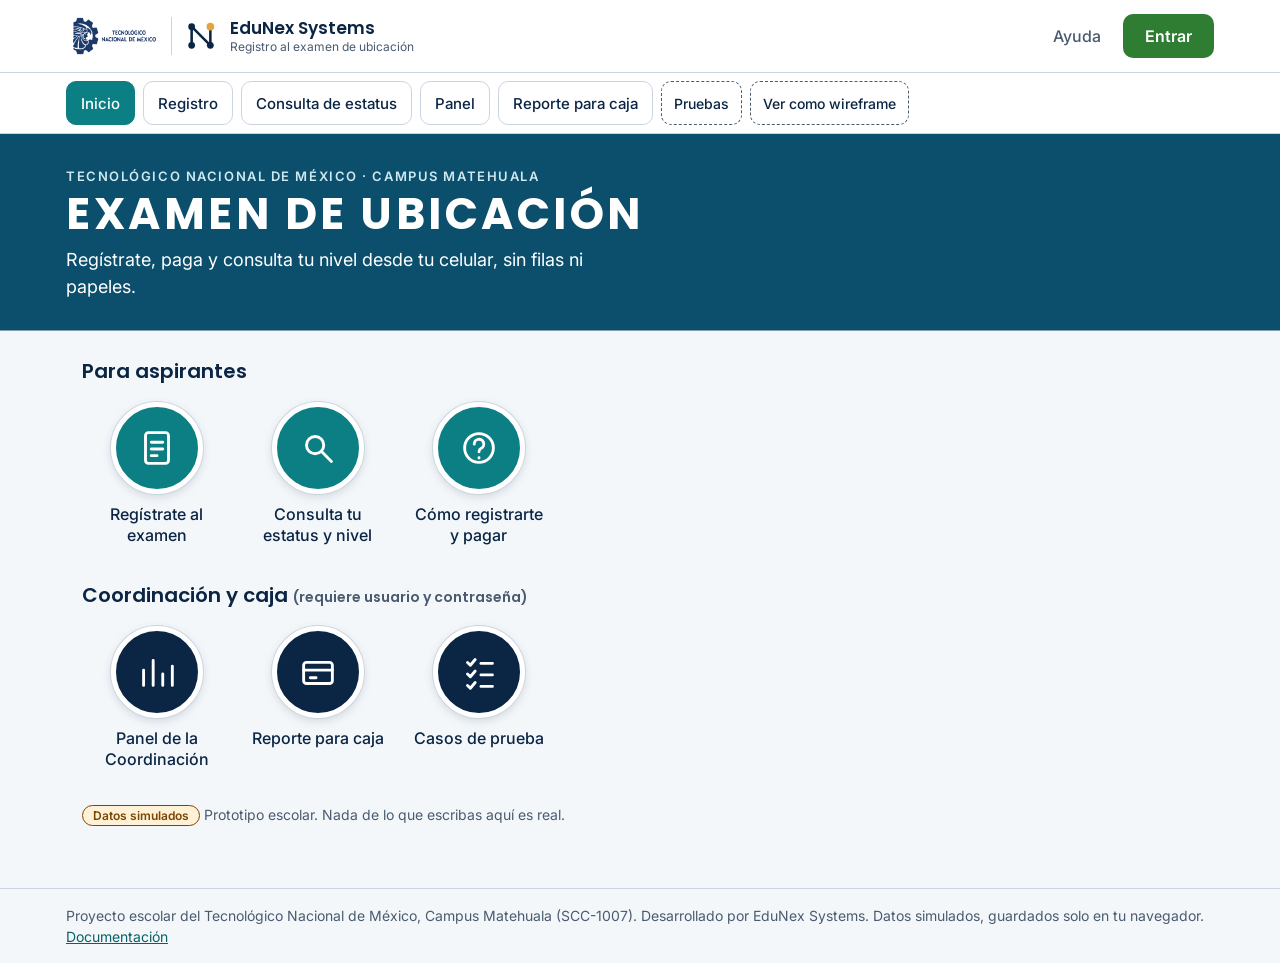
<file: index.html>
<!doctype html>
<html lang="es">
<head>
<meta charset="utf-8">
<meta name="viewport" content="width=device-width, initial-scale=1">
<title>EduNex Systems · Prototipo E4</title>
<meta name="description" content="Prototipo funcional con datos simulados del registro automatizado al examen de ubicación. Proyecto escolar SCC-1007.">
<link rel="stylesheet" href="https://fonts.googleapis.com/css2?family=Poppins:wght@500;600;700&family=Inter:wght@400;500;600&display=swap">
<link rel="stylesheet" href="styles.css">
</head>
<body>
<header class="top">
 <div class="wrap bar">
  <button class="brandbtn" data-go="inicio" aria-label="Ir al inicio">
   <img id="escudo" src="assets/escudo-tec-matehuala.png" alt="Escudo del Tecnológico Nacional de México, Campus Matehuala" height="44">
   <span id="escudoTxt" class="escudo-txt" hidden>TecNM<br>Campus Matehuala</span>
   <span class="vsep" aria-hidden="true"></span>
   <svg class="logo" viewBox="0 0 40 40" aria-hidden="true"><path d="M9 31V9l22 22V9" fill="none" stroke="var(--ink)" stroke-width="3" stroke-linejoin="round"/><circle cx="9" cy="31" r="4" fill="var(--ink)"/><circle cx="9" cy="9" r="4" fill="var(--ink)"/><circle cx="31" cy="31" r="4" fill="var(--ink)"/><circle cx="31" cy="9" r="4.5" fill="#E8A33D"/></svg>
   <span class="bname">EduNex Systems<small>Registro al examen de ubicación</small></span>
  </button>
  <div class="hdr-r"><button class="lnk" data-go="ayuda">Ayuda</button><button class="entrar" id="sesion">Entrar</button></div>
 </div>
 <div class="tabs"><div class="wrap"><nav aria-label="Pantallas">
  <button data-go="inicio">Inicio</button><button data-go="registro">Registro</button><button data-go="consulta">Consulta de estatus</button><button data-go="panel">Panel</button><button data-go="caja">Reporte para caja</button>
  <a class="tgl" href="tests.html">Pruebas</a><button class="tgl" id="wireBtn" aria-pressed="false">Ver como wireframe</button>
 </nav></div></div>
</header>

<main class="wrap">

<section data-view="inicio">
 <div class="hero"><div><p class="kick">Tecnológico Nacional de México · Campus Matehuala</p><h1 class="herot">Examen de ubicación</h1><p class="heros">Regístrate, paga y consulta tu nivel desde tu celular, sin filas ni papeles.</p></div></div>
 <div class="wrap">
  <h2 class="gh">Para aspirantes</h2>
  <ul class="tiles"><li><button class="tile t-asp" data-go="registro"><span class="disc"><svg viewBox="0 0 48 48" aria-hidden="true" fill="none" stroke="#fff" stroke-width="3" stroke-linecap="round" stroke-linejoin="round"><rect x="12" y="8" width="24" height="32" rx="3"/><path d="M18 18h12M18 25h12M18 32h6"/></svg></span><span class="tl">Regístrate al examen</span></button></li><li><button class="tile t-asp" data-go="consulta"><span class="disc"><svg viewBox="0 0 48 48" aria-hidden="true" fill="none" stroke="#fff" stroke-width="3" stroke-linecap="round" stroke-linejoin="round"><circle cx="21" cy="21" r="9"/><path d="M28 28l10 10"/></svg></span><span class="tl">Consulta tu estatus y nivel</span></button></li><li><button class="tile t-asp" data-go="ayuda"><span class="disc"><svg viewBox="0 0 48 48" aria-hidden="true" fill="none" stroke="#fff" stroke-width="3" stroke-linecap="round" stroke-linejoin="round"><circle cx="24" cy="24" r="15"/><path d="M19 20a5 5 0 1 1 7 4.5c-1.5.8-2 1.8-2 3.5M24 34v.5"/></svg></span><span class="tl">Cómo registrarte y pagar</span></button></li></ul>
  <h2 class="gh">Coordinación y caja <span class="note">(requiere usuario y contraseña)</span></h2>
  <ul class="tiles"><li><button class="tile t-sta" data-go="panel"><span class="disc"><svg viewBox="0 0 48 48" aria-hidden="true" fill="none" stroke="#fff" stroke-width="3" stroke-linecap="round" stroke-linejoin="round"><path d="M10 38V22M20 38V12M30 38V26M40 38V18"/></svg></span><span class="tl">Panel de la Coordinación</span></button></li><li><button class="tile t-sta" data-go="caja"><span class="disc"><svg viewBox="0 0 48 48" aria-hidden="true" fill="none" stroke="#fff" stroke-width="3" stroke-linecap="round" stroke-linejoin="round"><rect x="9" y="14" width="30" height="22" rx="3"/><path d="M9 22h30M16 30h6"/></svg></span><span class="tl">Reporte para caja</span></button></li><li><button class="tile t-sta" data-href="tests.html"><span class="disc"><svg viewBox="0 0 48 48" aria-hidden="true" fill="none" stroke="#fff" stroke-width="3" stroke-linecap="round" stroke-linejoin="round"><path d="M12 14l3 3 5-6M12 26l3 3 5-6M12 38l3 3 5-6M26 15h12M26 27h12M26 39h12"/></svg></span><span class="tl">Casos de prueba</span></button></li></ul>
  <p class="note" style="margin-top:22px"><span class="sample">Datos simulados</span> Prototipo escolar. Nada de lo que escribas aquí es real.</p>
 </div>
</section>

<section data-view="ayuda" hidden>
 <div class="login" style="max-width:640px">
  <h1>Ayuda</h1>
  <div class="card" style="margin-top:14px"><h3>¿Cómo me registro?</h3><p class="note">Entra a «Regístrate al examen», llena 4 datos (número de control, nombre, carrera y grupo) y guarda tu referencia de pago y tu código de consulta.</p></div>
  <div class="card" style="margin-top:12px"><h3>¿Cómo pago?</h3><p class="note">Paga $500 en banco o en caja con tu referencia, dentro de la ventana de pago. No necesitas entregar comprobante. El pago es solo para el examen de este semestre, no es transferible y no hay fecha extraordinaria.</p></div>
  <div class="card" style="margin-top:12px"><h3>¿Cómo veo mi estatus y mi nivel?</h3><p class="note">En «Consulta tu estatus» escribe tu número de control y tu código de consulta. Solo verás tu estatus y tu nivel.</p></div>
  <div class="card" style="margin-top:12px"><h3>Perdí mi código</h3><p class="note">Acude a la Coordinación de Lenguas Extranjeras con tu número de control.</p></div>
  <button class="btn" data-go="registro" type="button">Ir al registro</button>
 </div>
</section>

<section data-view="registro" hidden>
 <div class="phone">
  <div class="head">EduNex · Examen de ubicación <span class="sample">Datos simulados</span></div>
  <div id="regForm">
   <div class="steps" aria-hidden="true"><i class="on"></i><i></i><i></i></div>
   <h1>Regístrate al examen de ubicación</h1>
   <div class="card" id="instr" style="margin-top:12px">
    <h3>Cómo registrarte y pagar</h3>
    <ol style="margin:8px 0 0;padding-left:20px;font-size:15px">
     <li>Llena los 4 datos de abajo.</li>
     <li>Anota tu referencia de pago y tu código de consulta.</li>
     <li>Paga $500 en banco o en caja con esa referencia.</li>
     <li>Consulta tu estatus cuando quieras, sin ir a la oficina.</li>
    </ol>
    <div class="kv" style="margin-top:10px"><span>Registro hasta</span><b id="i-cierre"></b></div>
    <div class="kv" style="margin-top:6px"><span>Pago</span><b id="i-pago"></b></div>
    <div class="kv" style="margin-top:6px"><span>Examen</span><b id="i-exam"></b></div>
    <p class="hint" style="margin-top:10px"><b>Importante:</b> el pago es solo para el examen de este semestre, no es transferible y no hay fecha extraordinaria.</p>
   </div>
   <div class="err" id="e-general" role="alert"></div>
   <form id="f" novalidate>
    <div class="field"><label for="control">Número de control</label><input id="control" inputmode="numeric" autocomplete="off" placeholder="Ej. 26249001"><div class="err" id="e-control" role="alert"></div></div>
    <div class="field"><label for="nombre">Nombre completo</label><input id="nombre" autocomplete="name" placeholder="Nombre y apellidos"><div class="err" id="e-nombre" role="alert"></div></div>
    <div class="field"><label for="carrera">Carrera</label><select id="carrera"></select><div class="err" id="e-carrera" role="alert"></div></div>
    <div class="field"><label for="grupo">Grupo</label><select id="grupo"></select><div class="err" id="e-grupo" role="alert"></div></div>
    <div class="checkrow" id="asistidoRow" hidden><input type="checkbox" id="asistido"><label for="asistido">Registro asistido en la oficina (solo Coordinación)</label></div>
    <button class="btn" type="submit">Registrarme</button>
   </form>
  </div>
  <div id="regOk" hidden>
   <div class="steps" aria-hidden="true"><i class="on"></i><i class="on"></i><i></i></div>
   <h1>Listo, quedaste registrado</h1>
   <p class="note">Paga $500 con esta referencia dentro de la ventana de pago. No necesitas entregar comprobante: el pago se cruza solo.</p>
   <div class="ref card">
    <div class="kv"><span>Referencia de pago</span><b id="o-ref"></b></div>
    <div class="kv"><span>Concepto</span><b id="o-con"></b></div>
    <div class="kv"><span>Monto</span><b>$500.00</b></div>
    <div class="kv"><span>Ventana de pago</span><b id="o-win"></b></div>
   </div>
   <div style="margin-top:14px"><b>Tu código de consulta</b><div class="big" id="o-code"></div><p class="hint">Guárdalo. Con tu número de control y este código ves tu estatus y tu nivel sin ir a la oficina.</p></div>
   <button class="btn" id="copyCode" type="button">Copiar código</button>
   <button class="btn alt" id="toConsulta" type="button">Consultar mi estatus</button>
   <button class="btn alt" id="otro" type="button">Registrar a otra persona</button>
  </div>
 </div>
</section>

<section data-view="consulta" hidden>
 <div class="phone">
  <div class="head">EduNex · Consulta de estatus <span class="sample">Datos simulados</span></div>
  <h1>Consulta tu estatus</h1>
  <p class="note">Escribe tu número de control y el código que te dimos al registrarte.</p>
  <form id="q" novalidate>
   <div class="field"><label for="qc">Número de control</label><input id="qc" inputmode="numeric" autocomplete="off"></div>
   <div class="field"><label for="qk">Código de consulta</label><input id="qk" autocomplete="off" autocapitalize="characters" maxlength="4"></div>
   <div class="err" id="e-q" role="alert"></div>
   <button class="btn" type="submit">Ver mi estatus</button>
  </form>
  <div id="qres" class="card" style="margin-top:16px" hidden></div>
  <div class="demo" id="demoQ"></div>
 </div>
</section>

<section data-view="acceso" hidden>
 <div class="login">
  <h1>Acceso de Coordinación y caja</h1>
  <p class="note" id="accesoMsg">Esta parte requiere usuario y contraseña.</p>
  <form id="lg" novalidate>
   <div class="field"><label for="lu">Usuario</label><input id="lu" autocomplete="username" autocapitalize="none"></div>
   <div class="field"><label for="lp">Contraseña</label><input id="lp" type="password" autocomplete="current-password"></div>
   <div class="err" id="e-lg" role="alert"></div>
   <button class="btn" type="submit">Entrar</button>
  </form>
  <div class="demo"><b>Para probar el prototipo:</b><br>Coordinación: usuario <code>coordinador</code>, contraseña <code>edunex2026</code>.<br>Caja: usuario <code>caja</code>, contraseña <code>caja2026</code>.<br>Son claves de demostración. El sistema real usaría la cuenta institucional del Tec.</div>
 </div>
</section>

<section data-view="panel" hidden>
 <div class="sec-h"><div><h1>Panel del Coordinador</h1><p class="note">Convocatoria enero–junio 2027. <span class="sample">Datos simulados</span> Hoy (simulado): <b id="hoyTxt"></b></p></div></div>
 <div class="grid4" id="kpis"></div>
 <div class="bar-lvl" id="nivelesTxt"></div>
 <div class="cols" style="margin-top:14px">
  <div class="stack">
   <div class="sec-h"><h2>Aspirantes</h2><span class="note" id="cuenta"></span></div>
   <div class="tools">
    <div class="field"><label for="buscar">Buscar por número de control o nombre</label><input id="buscar" placeholder="Ej. 2624010"></div>
    <div class="field"><label for="fEst">Estatus</label><select id="fEst"><option value="">Todos</option><option>Registrado</option><option>Pagado</option><option>Nivel disponible</option></select></div>
    <div class="field"><label for="fCar">Carrera</label><select id="fCar"></select></div>
    <div class="field"><label for="fGru">Grupo</label><select id="fGru"></select></div>
   </div>
   <div class="tw"><table><thead><tr><th>Control</th><th>Nombre</th><th>Carrera</th><th>Grupo</th><th>Estatus</th><th>Nivel</th></tr></thead><tbody id="tb"></tbody></table></div>
   <div class="row"><button class="btn sm alt" id="exPag" type="button">Descargar lista del examen (pagados)</button><button class="btn sm alt" id="exNiv" type="button">Descargar lista por nivel</button></div>
   <div class="card"><h3>Bandeja de avisos (simulada)</h3><p class="note">Lo que el sistema enviaría. Los avisos a aspirantes se muestran en pantalla; los recordatorios se mandan a la Coordinación por Teams.</p><ul class="list" id="avisos"></ul></div>
  </div>
  <div class="stack">
   <div class="card"><h3>1. Fechas de la convocatoria</h3><p class="note">Se capturan una sola vez y alimentan validaciones, avisos y listas.</p>
    <div class="two"><div class="field"><label for="d1">Cierre de registro</label><input id="d1" type="date"></div><div class="field"><label for="d2">Pago, del</label><input id="d2" type="date"></div><div class="field"><label for="d3">Pago, al</label><input id="d3" type="date"></div><div class="field"><label for="d4">Examen</label><input id="d4" type="date"></div></div>
    <div class="field"><label for="d0">Hoy (simulado, para probar cierres)</label><input id="d0" type="date"></div>
    <button class="btn sm" id="saveD" type="button" style="margin-top:12px">Guardar fechas</button><div id="dMsg" class="msg" role="status"></div></div>
   <div class="card"><h3>2. Convocatoria para compartir</h3><p class="note">Texto listo para Facebook, avisos o Teams.</p>
    <textarea id="convTxt" rows="5" readonly style="width:100%;font:15px var(--fb);padding:10px;border:1.5px solid var(--muted);border-radius:10px;background:var(--surface);color:var(--ink)" aria-label="Texto de la convocatoria"></textarea>
    <button class="btn sm" id="copyConv" type="button" style="margin-top:10px">Copiar texto</button></div>
   <div class="card"><h3>3. Cruce de pagos</h3><p class="note">Carga el reporte que entrega caja (CSV con referencia, monto y fecha).</p>
    <div class="field"><label for="filePay">Archivo de pagos</label><input id="filePay" type="file" accept=".csv,text/csv"></div>
    <div class="row" style="margin-top:10px"><button class="btn sm" id="loadPay" type="button">Cruzar archivo</button><button class="btn sm alt" id="ejPay" type="button">Usar reporte de ejemplo</button></div><div id="payMsg" class="msg" role="status"></div></div>
   <div class="card"><h3>4. Excepciones</h3><div id="exc" class="stack" style="margin-top:8px"></div></div>
   <div class="card"><h3>5. Resultado del examen</h3><p class="note">Carga el archivo de la plataforma externa (CSV con control y nivel). Revisas el resumen y confirmas.</p>
    <div class="field"><label for="fileRes">Archivo de resultados</label><input id="fileRes" type="file" accept=".csv,text/csv"></div>
    <div class="row" style="margin-top:10px"><button class="btn sm" id="prevRes" type="button">Revisar archivo</button><button class="btn sm alt" id="ejRes" type="button">Usar resultado de ejemplo</button></div>
    <div id="resMsg" class="msg" role="status"></div><button class="btn sm" id="pubRes" type="button" style="margin-top:10px" hidden>Confirmar y publicar niveles</button></div>
   <div class="card"><h3>6. Recordatorio de pago</h3><p class="note" id="remNote"></p>
    <div class="row" style="margin-top:10px"><button class="btn sm" id="remind" type="button">Enviar lista a la Coordinación (simulado)</button><button class="btn sm alt" id="exRem" type="button">Descargar lista</button></div><div id="remMsg" class="msg" role="status"></div></div>
   <div class="card"><h3>7. Datos de prueba</h3><p class="note">Todo se guarda solo en este navegador.</p>
    <div class="row" style="margin-top:10px"><button class="btn sm alt" id="seed60" type="button">Reiniciar con 60 aspirantes</button><button class="btn sm alt" id="seed600" type="button">Reiniciar con 600 aspirantes</button><button class="btn sm alt" id="seed0" type="button">Dejar vacío</button></div>
    <div class="row" style="margin-top:10px"><button class="btn sm alt" id="perf" type="button">Medir tiempos (RNF-07)</button></div><div id="perfMsg" class="msg" role="status"></div></div>
  </div>
 </div>
</section>

<section data-view="caja" hidden>
 <div class="sec-h"><div><h1>Reporte para caja</h1><p class="note">Registrados con su estatus de pago. Coincide con la base del panel. <span class="sample">Datos simulados</span></p></div>
  <button class="btn sm alt" id="exp" type="button">Descargar hoja de cálculo (CSV)</button></div>
 <div class="grid4" id="kpis2"></div>
 <div class="tw"><table><thead><tr><th>Referencia</th><th>Concepto</th><th>Control</th><th>Nombre</th><th>Monto</th><th>Estatus de pago</th></tr></thead><tbody id="tc"></tbody></table></div>
</section>
</main>
<footer class="foot"><div class="wrap">Proyecto escolar del Tecnológico Nacional de México, Campus Matehuala (SCC-1007). Desarrollado por EduNex Systems. Datos simulados, guardados solo en tu navegador. <a href="README.md" id="repoLink">Documentación</a></div></footer>
<div class="toast" id="toast" role="status"></div>
<script src="core.js"></script>
<script src="app.js"></script>
</body>
</html>
</file>
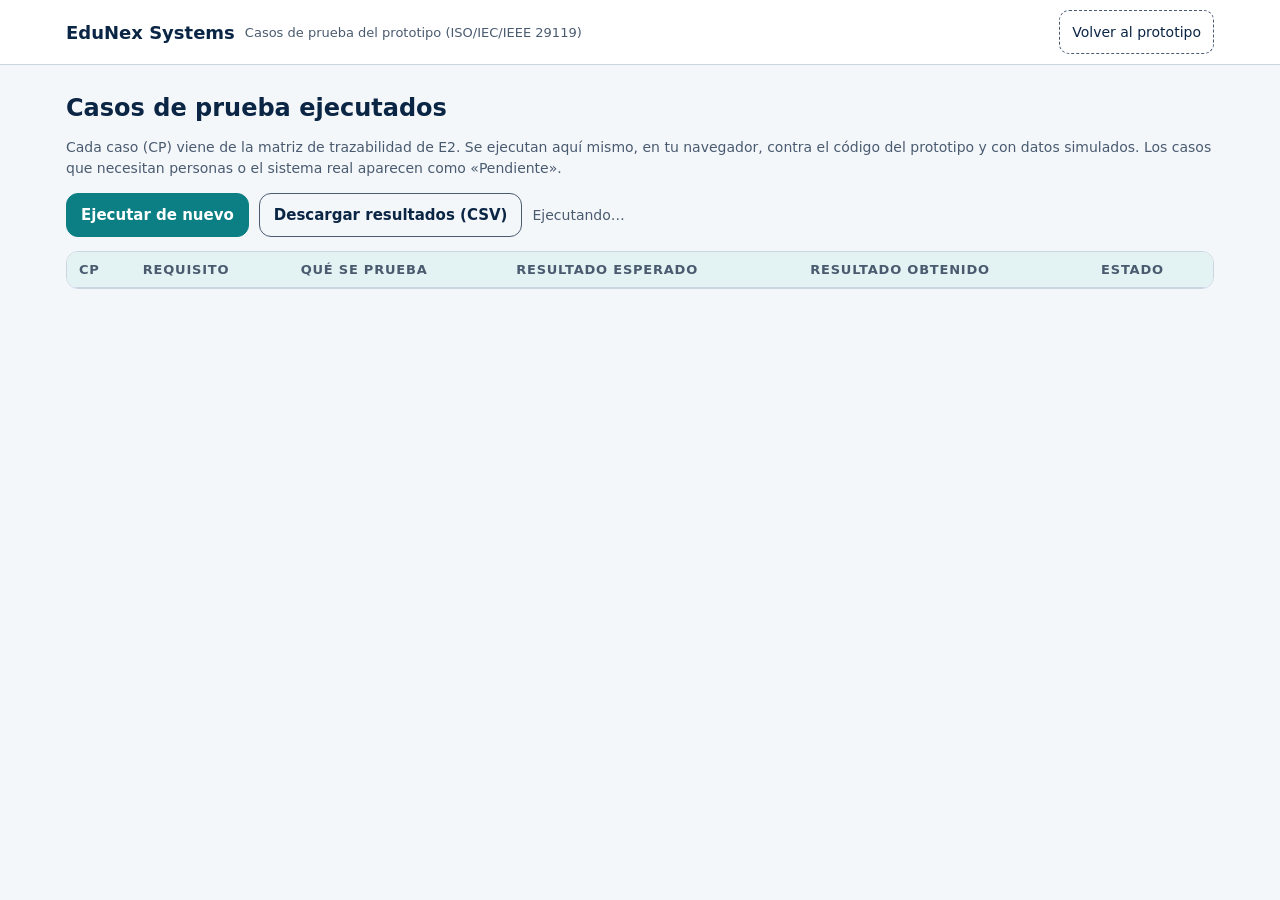
<file: tests.html>
<!doctype html>
<html lang="es"><head><meta charset="utf-8"><meta name="viewport" content="width=device-width, initial-scale=1">
<title>EduNex Systems · Casos de prueba</title>
<link rel="stylesheet" href="styles.css">
<style>td.ok{color:var(--ok);font-weight:600}td.bad{color:var(--bad);font-weight:600}td.pen{color:var(--amber);font-weight:600}.tw table{min-width:900px}iframe#fr{position:absolute;left:-9999px;top:0;border:0;height:900px}</style></head>
<body>
<header class="top"><div class="wrap bar"><div class="brand">EduNex Systems<small>Casos de prueba del prototipo (ISO/IEC/IEEE 29119)</small></div><nav><a class="tgl" href="index.html" style="display:inline-flex;align-items:center;text-decoration:none">Volver al prototipo</a></nav></div></header>
<main class="wrap">
 <h1>Casos de prueba ejecutados</h1>
 <p class="note">Cada caso (CP) viene de la matriz de trazabilidad de E2. Se ejecutan aquí mismo, en tu navegador, contra el código del prototipo y con datos simulados. Los casos que necesitan personas o el sistema real aparecen como «Pendiente».</p>
 <div class="row" style="margin-block:14px"><button class="btn sm" id="run" type="button">Ejecutar de nuevo</button><button class="btn sm alt" id="csv" type="button">Descargar resultados (CSV)</button><span id="sum" class="note" role="status"></span></div>
 <div class="tw"><table><thead><tr><th>CP</th><th>Requisito</th><th>Qué se prueba</th><th>Resultado esperado</th><th>Resultado obtenido</th><th>Estado</th></tr></thead><tbody id="tb"></tbody></table></div>
</main>
<iframe id="fr" title="Prototipo para pruebas" width="360"></iframe>
<script src="core.js"></script><script src="tests.js"></script>
</body></html>
</file>
<file: styles.css>
:root{--bg:#F4F7FA;--surface:#FFFFFF;--ink:#0B2545;--muted:#4A5B70;--line:#CBD5E1;--accent:#0B7F83;--accent-ink:#FFFFFF;--amber:#7A4600;--atext:#066266;--amber-bg:#FFF1D6;--ok:#1B6B3A;--ok-bg:#DCF2E3;--bad:#A8261B;--bad-bg:#FBE3E0;--soft:#E3F2F2;
 --fh:"Poppins",system-ui,sans-serif;--fb:"Inter",system-ui,sans-serif}
@media (prefers-color-scheme:dark){:root:not([data-theme="light"]){--bg:#0A1424;--surface:#12223A;--ink:#EAF1F8;--muted:#A9B8CB;--line:#2C4160;--accent:#3FC1C5;--accent-ink:#06202A;--amber:#F2B25A;--atext:#3FC1C5;--amber-bg:#3A2A0C;--ok:#7FDB9C;--ok-bg:#12341F;--bad:#FF9C92;--bad-bg:#401A16;--soft:#12313A;color-scheme:dark}}
:root[data-theme="dark"]{--bg:#0A1424;--surface:#12223A;--ink:#EAF1F8;--muted:#A9B8CB;--line:#2C4160;--accent:#3FC1C5;--accent-ink:#06202A;--amber:#F2B25A;--atext:#3FC1C5;--amber-bg:#3A2A0C;--ok:#7FDB9C;--ok-bg:#12341F;--bad:#FF9C92;--bad-bg:#401A16;--soft:#12313A;color-scheme:dark}
/* modo wireframe: mismos bloques, sin color ni tipografía de marca */
:root.wire{--atext:#222;--bg:#FFFFFF;--surface:#FFFFFF;--ink:#222;--muted:#555;--line:#888;--accent:#555;--accent-ink:#fff;--amber:#222;--amber-bg:#EEE;--ok:#222;--ok-bg:#EEE;--bad:#222;--bad-bg:#EEE;--soft:#F0F0F0;--fh:"DejaVu Sans Mono",monospace;--fb:"DejaVu Sans Mono",monospace;color-scheme:light}
:root.wire .brand-dot,:root.wire .logo{filter:grayscale(1)}
:root.wire *{border-radius:2px!important;box-shadow:none!important}
:root.wire .card,:root.wire input,:root.wire select,:root.wire .btn{border-style:dashed}
html{-webkit-text-size-adjust:100%}
body{margin:0;background:var(--bg);color:var(--ink);font:16px/1.5 var(--fb);padding-block:0}
*{box-sizing:border-box}
.wrap{padding-left:max(16px,env(safe-area-inset-left,0px));padding-right:max(16px,env(safe-area-inset-right,0px));max-width:1180px;margin:0 auto}
header.top{border-bottom:1px solid var(--line);background:var(--surface)}
.bar{display:flex;flex-wrap:wrap;gap:12px 24px;align-items:center;justify-content:space-between;padding-block:12px}
.brand{display:flex;align-items:center;gap:10px;font:600 18px var(--fh)}
.brand small{display:block;font:400 13px var(--fb);color:var(--muted)}
.logo{width:34px;height:34px}
nav{display:flex;flex-wrap:wrap;gap:8px 18px;align-items:center}
.grp{display:flex;gap:4px;align-items:center;flex-wrap:wrap}
.grp b{font:600 12px var(--fb);letter-spacing:.08em;text-transform:uppercase;color:var(--muted);margin-right:4px}
nav button{font:500 15px var(--fb);min-height:44px;padding:8px 14px;border:1px solid var(--line);background:var(--surface);color:var(--ink);border-radius:10px;cursor:pointer}
nav button[aria-current="page"]{background:var(--accent);color:var(--accent-ink);border-color:var(--accent)}
nav button:focus-visible,.btn:focus-visible,input:focus-visible,select:focus-visible,.tgl:focus-visible{outline:3px solid var(--amber);outline-offset:2px}
.tgl{font:500 14px var(--fb);min-height:44px;padding:8px 12px;border:1px dashed var(--muted);background:transparent;color:var(--ink);border-radius:10px;cursor:pointer}
main{padding-block:28px 48px}
h1,h2,h3{font-family:var(--fh);margin:0;text-wrap:balance}
h1{font-size:24px;line-height:1.25}h2{font-size:19px}h3{font-size:16px}
.note{color:var(--muted);font-size:14px}
.sample{display:inline-block;background:var(--amber-bg);color:var(--amber);border:1px solid var(--amber);border-radius:999px;font:600 12px var(--fb);padding:2px 10px}
/* celular */
.phone{width:360px;max-width:100%;margin:0 auto;background:var(--surface);border:1px solid var(--line);border-radius:24px;padding:20px 18px 24px;box-shadow:0 8px 28px rgba(11,37,69,.12)}
.phone .head{display:flex;align-items:center;gap:8px;margin-bottom:14px;font:600 14px var(--fh);color:var(--atext)}
.phone h1{font-size:21px;margin-bottom:6px}
.field{margin-top:14px}
label{display:block;font:600 15px var(--fb);margin-bottom:4px}
input,select{width:100%;min-height:48px;font:16px var(--fb);padding:10px 12px;border:1.5px solid var(--muted);border-radius:10px;background:var(--surface);color:var(--ink)}
.hint{font-size:14px;color:var(--muted);margin-top:4px}
.err{display:none;margin-top:6px;font-size:15px;color:var(--bad);background:var(--bad-bg);padding:8px 10px;border-radius:8px;font-weight:500}
.err.on{display:block}
.btn{display:inline-flex;align-items:center;justify-content:center;min-height:48px;padding:10px 18px;border-radius:12px;border:1.5px solid var(--accent);background:var(--accent);color:var(--accent-ink);font:600 16px var(--fb);cursor:pointer;width:100%;margin-top:18px}
.btn.alt{background:transparent;color:var(--ink);border-color:var(--muted)}
.btn.sm{width:auto;min-height:44px;margin-top:0;padding:8px 14px;font-size:15px}
.card{border:1px solid var(--line);border-radius:14px;padding:14px;background:var(--surface)}
.ref{display:grid;gap:10px;margin-top:14px}
.kv{display:flex;justify-content:space-between;gap:12px;font-size:15px;border-bottom:1px dashed var(--line);padding-bottom:8px}
.kv b{font-weight:600}
.big{font:700 28px var(--fh);letter-spacing:.1em;color:var(--atext);text-align:center;padding:10px;background:var(--soft);border-radius:12px;margin-top:6px}
.pill{display:inline-block;padding:3px 12px;border-radius:999px;font:600 14px var(--fb)}
.p-reg{background:var(--amber-bg);color:var(--amber)}.p-pag{background:var(--ok-bg);color:var(--ok)}.p-exc{background:var(--bad-bg);color:var(--bad)}
.steps{display:flex;gap:6px;margin:10px 0 4px}
.steps i{flex:1;height:6px;border-radius:3px;background:var(--line)}.steps i.on{background:var(--accent)}
/* escritorio */
.grid4{display:grid;grid-template-columns:repeat(auto-fit,minmax(150px,1fr));gap:12px;margin-block:16px}
.kpi{padding:14px;border:1px solid var(--line);border-radius:12px;background:var(--surface)}
.kpi b{display:block;font:700 30px var(--fh);line-height:1.1}.kpi span{font-size:14px;color:var(--muted)}
.cols{display:grid;grid-template-columns:minmax(0,1.6fr) minmax(0,1fr);gap:18px;align-items:start}
@media (max-width:860px){.cols{grid-template-columns:minmax(0,1fr)}}
.tw{overflow-x:auto;border:1px solid var(--line);border-radius:12px;background:var(--surface)}
table{border-collapse:collapse;width:100%;min-width:560px;font-size:15px}
th,td{text-align:left;padding:10px 12px;border-bottom:1px solid var(--line);vertical-align:middle}
th{font:600 13px var(--fb);text-transform:uppercase;letter-spacing:.06em;color:var(--muted);background:var(--soft)}
td.num,th.num{font-variant-numeric:tabular-nums}
.tools{display:flex;flex-wrap:wrap;gap:10px;margin-block:12px;align-items:end}
.tools .field{margin:0;min-width:170px;flex:1}
.stack{display:grid;gap:14px}
.row{display:flex;flex-wrap:wrap;gap:10px;align-items:center}
.toast{position:fixed;left:50%;bottom:calc(20px + env(safe-area-inset-bottom,0px));transform:translateX(-50%);background:var(--ink);color:var(--bg);padding:12px 18px;border-radius:12px;font-weight:500;max-width:min(92vw,520px);z-index:20;display:none}
.toast.on{display:block}
.two{display:grid;grid-template-columns:repeat(auto-fit,minmax(220px,1fr));gap:12px}
.sec-h{display:flex;flex-wrap:wrap;justify-content:space-between;align-items:center;gap:10px}


.login{max-width:420px;margin:0 auto}
.demo{border:1px dashed var(--muted);border-radius:10px;padding:10px 12px;font-size:14px;color:var(--muted);margin-top:14px}
.demo code,.note code{font-family:ui-monospace,Menlo,Consolas,monospace;background:var(--soft);padding:1px 6px;border-radius:6px;color:var(--ink)}
.msg{margin-top:10px;font-size:15px}
.msg.bad{color:var(--bad);background:var(--bad-bg);padding:8px 10px;border-radius:8px;font-weight:500}
.msg.good{color:var(--ok);background:var(--ok-bg);padding:8px 10px;border-radius:8px;font-weight:500}
.list{margin:8px 0 0;padding:0;list-style:none;display:grid;gap:6px;font-size:14px}
.list li{border-bottom:1px dashed var(--line);padding-bottom:6px}
input[type=file]{min-height:48px;padding:8px}
.foot{border-top:1px solid var(--line);padding-block:16px;font-size:14px;color:var(--muted)}
.foot a{color:var(--atext)}
.checkrow{display:flex;align-items:center;gap:10px;margin-top:14px;font-size:15px}
.checkrow input{width:24px;min-height:24px;height:24px}
.checkrow label{margin:0;font-weight:500}
table.t2{min-width:420px}
.bar-lvl{display:flex;gap:8px;flex-wrap:wrap;font-size:14px;color:var(--muted)}

/* encabezado con escudo, estilo de portal institucional */
.bar{padding-block:10px}
.brandbtn{display:flex;align-items:center;gap:12px;background:none;border:0;padding:4px;cursor:pointer;color:var(--ink);font:inherit;text-align:left;min-height:44px}
.brandbtn img{height:44px;width:auto;max-width:150px;object-fit:contain}
.escudo-txt{font:600 12px/1.2 var(--fh);color:var(--ink)}
.vsep{width:1px;height:38px;background:var(--line)}
.bname{font:600 17px var(--fh);line-height:1.2}.bname small{display:block;font:400 12px var(--fb);color:var(--muted)}
.hdr-r{display:flex;gap:10px;align-items:center}
.lnk{font:500 16px var(--fb);min-height:44px;padding:8px 12px;border:0;background:none;color:var(--muted);cursor:pointer;border-radius:10px}
.lnk:focus-visible,.brandbtn:focus-visible,.entrar:focus-visible,.tile:focus-visible{outline:3px solid var(--amber);outline-offset:2px}
.entrar{font:600 16px var(--fb);min-height:44px;padding:8px 22px;border-radius:10px;border:0;background:#2E7D32;color:#fff;cursor:pointer}
.tabs{border-top:1px solid var(--line);background:var(--surface)}
.tabs nav{display:flex;gap:8px;overflow-x:auto;padding-block:8px;flex-wrap:nowrap;-webkit-overflow-scrolling:touch}
.tabs nav>*{flex:0 0 auto;white-space:nowrap}
.tabs a.tgl{display:inline-flex;align-items:center;text-decoration:none}
.hero{background:#0B4F6C;color:#fff;padding-block:34px 30px;margin:-28px 0 26px;box-shadow:0 0 0 100vmax #0B4F6C;clip-path:inset(0 -100vmax)}
.hero .kick{font:600 13px var(--fb);letter-spacing:.12em;text-transform:uppercase;color:#CFE9F0;margin:0 0 6px}
.herot{font:700 clamp(26px,6vw,44px)/1.1 var(--fh);letter-spacing:.08em;text-transform:uppercase;margin:0 0 8px;color:#fff}
.heros{font-size:18px;margin:0;max-width:560px;color:#fff}
.gh{font:600 20px var(--fh);margin:22px 0 4px}
.tiles{list-style:none;margin:0;padding:0;display:grid;grid-template-columns:repeat(auto-fill,minmax(130px,1fr));gap:18px 12px}
.tile{display:flex;flex-direction:column;align-items:center;gap:10px;width:100%;padding:12px 6px;background:none;border:0;cursor:pointer;color:var(--ink);font:500 16px/1.3 var(--fb);text-align:center;border-radius:14px}
.tile:hover .disc{transform:translateY(-2px);box-shadow:0 6px 16px rgba(11,37,69,.2)}
.disc{display:grid;place-items:center;width:92px;height:92px;border-radius:50%;border:5px solid var(--surface);box-shadow:0 0 0 1px var(--line),0 3px 10px rgba(11,37,69,.15);transition:.15s}
.t-asp .disc{background:#0B7F83}.t-sta .disc{background:#0B2545}
.disc svg{width:46px;height:46px}
:root.wire .hero{background:#EEE;color:#222}:root.wire .herot,:root.wire .heros,:root.wire .hero .kick{color:#222}
:root.wire .t-asp .disc,:root.wire .t-sta .disc{background:#777}
:root.wire .entrar{background:#555}
@media (prefers-color-scheme:dark){:root:not([data-theme="light"]) .t-sta .disc{background:#1F3A63}}
</file>
